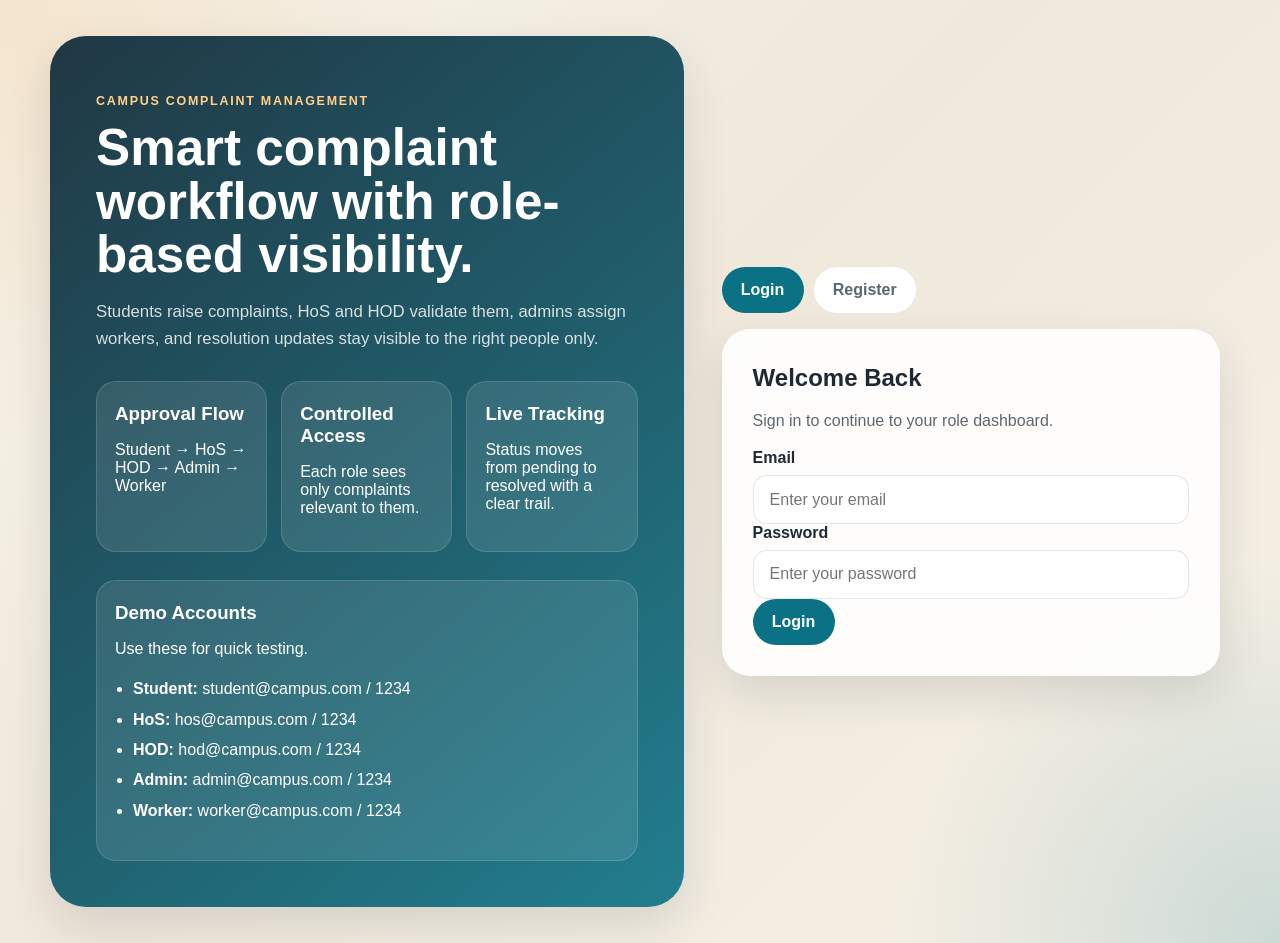
<file: index.html>
<!DOCTYPE html>
<html lang="en">
<head>
  <meta charset="UTF-8">
  <meta name="viewport" content="width=device-width, initial-scale=1.0">
  <title>Campus Complaint Management</title>
  <link rel="stylesheet" href="style.css">
</head>
<body data-page="auth">
  <div class="auth-shell">
    <section class="hero-panel">
      <p class="eyebrow">Campus Complaint Management</p>
      <h1>Smart complaint workflow with role-based visibility.</h1>
      <p class="hero-copy">
        Students raise complaints, HoS and HOD validate them, admins assign workers,
        and resolution updates stay visible to the right people only.
      </p>

      <div class="feature-grid">
        <article class="feature-card">
          <h3>Approval Flow</h3>
          <p>Student → HoS → HOD → Admin → Worker</p>
        </article>
        <article class="feature-card">
          <h3>Controlled Access</h3>
          <p>Each role sees only complaints relevant to them.</p>
        </article>
        <article class="feature-card">
          <h3>Live Tracking</h3>
          <p>Status moves from pending to resolved with a clear trail.</p>
        </article>
      </div>

      <div class="demo-box">
        <h3>Demo Accounts</h3>
        <p>Use these for quick testing.</p>
        <ul class="demo-list">
          <li><b>Student:</b> student@campus.com / 1234</li>
          <li><b>HoS:</b> hos@campus.com / 1234</li>
          <li><b>HOD:</b> hod@campus.com / 1234</li>
          <li><b>Admin:</b> admin@campus.com / 1234</li>
          <li><b>Worker:</b> worker@campus.com / 1234</li>
        </ul>
      </div>
    </section>

    <section class="auth-panel">
      <div class="panel-tabs">
        <button class="tab-button active" id="loginTab" onclick="showAuthTab('login')">Login</button>
        <button class="tab-button" id="registerTab" onclick="showAuthTab('register')">Register</button>
      </div>

      <form id="loginForm" class="auth-form card" onsubmit="login(event)">
        <h2>Welcome Back</h2>
        <p class="section-copy">Sign in to continue to your role dashboard.</p>

        <label class="field">
          <span>Email</span>
          <input id="loginEmail" type="email" placeholder="Enter your email" required>
        </label>

        <label class="field">
          <span>Password</span>
          <input id="loginPass" type="password" placeholder="Enter your password" required>
        </label>

        <button class="primary-btn" type="submit">Login</button>
      </form>

      <form id="registerForm" class="auth-form card hidden" onsubmit="register(event)">
        <h2>Create Account</h2>
        <p class="section-copy">Role-specific fields appear automatically.</p>

        <div class="form-grid">
          <label class="field">
            <span>Name</span>
            <input id="rname" type="text" placeholder="Full name" required>
          </label>

          <label class="field">
            <span>Email</span>
            <input id="remail" type="email" placeholder="name@campus.com" required>
          </label>

          <label class="field">
            <span>Password</span>
            <input id="rpass" type="password" placeholder="Create password" required>
          </label>

          <label class="field">
            <span>Role</span>
            <select id="role" onchange="toggleRegistrationFields()" required>
              <option value="student">Student</option>
              <option value="hos">HoS</option>
              <option value="hod">HOD</option>
              <option value="admin">Admin</option>
              <option value="worker">Worker</option>
            </select>
          </label>

          <label class="field role-field" data-roles="student,hos,hod">
            <span>Department</span>
            <select id="dept">
              <option value="">Select department</option>
              <option value="CSE">CSE</option>
              <option value="ECE">ECE</option>
              <option value="EEE">EEE</option>
              <option value="MECH">MECH</option>
              <option value="CIVIL">CIVIL</option>
            </select>
          </label>

          <label class="field role-field" data-roles="student,hos">
            <span>Class / Section</span>
            <select id="class">
              <option value="">Select class</option>
              <option value="A">A</option>
              <option value="B">B</option>
              <option value="C">C</option>
            </select>
          </label>

          <label class="field role-field" data-roles="student,hos">
            <span>Year</span>
            <select id="year">
              <option value="">Select year</option>
              <option value="1">1st Year</option>
              <option value="2">2nd Year</option>
              <option value="3">3rd Year</option>
              <option value="4">4th Year</option>
            </select>
          </label>

          <label class="field role-field hidden" data-roles="worker">
            <span>Worker Type</span>
            <select id="workerType">
              <option value="">Select worker type</option>
              <option value="Electrician">Electrician</option>
              <option value="Plumber">Plumber</option>
              <option value="Lab Assistant">Lab Assistant</option>
              <option value="IT Support">IT Support</option>
              <option value="Maintenance">Maintenance</option>
            </select>
          </label>
        </div>

        <button class="primary-btn" type="submit">Register</button>
      </form>
    </section>
  </div>

  <script src="script.js"></script>
</body>
</html>
</file>
<file: style.css>
:root{
  --bg:#f3efe5;
  --bg-strong:#e7decf;
  --surface:rgba(255,255,255,.88);
  --surface-solid:#fffdf8;
  --surface-deep:#17313e;
  --text:#1f2933;
  --muted:#5c6770;
  --primary:#0b7285;
  --primary-dark:#095a69;
  --accent:#d97706;
  --success:#1f8a4c;
  --danger:#c2410c;
  --warning:#b45309;
  --border:rgba(23,49,62,.12);
  --shadow:0 18px 45px rgba(26,35,47,.12);
  --radius-lg:28px;
  --radius-md:18px;
  --radius-sm:12px;
}

*{box-sizing:border-box}

body{
  margin:0;
  min-height:100vh;
  font-family:"Segoe UI",Tahoma,Geneva,Verdana,sans-serif;
  color:var(--text);
  background:
    radial-gradient(circle at top left, rgba(217,119,6,.12), transparent 28%),
    radial-gradient(circle at bottom right, rgba(11,114,133,.18), transparent 24%),
    linear-gradient(135deg,#f8f4ea 0%,#efe8db 45%,#f6f1e7 100%);
}

button,input,select,textarea{font:inherit}

button{cursor:pointer;border:none;transition:.18s ease}
button:hover{transform:translateY(-1px)}

input,select,textarea{
  width:100%;
  border:1px solid var(--border);
  border-radius:14px;
  background:#fff;
  padding:.9rem 1rem;
  color:var(--text);
  outline:none;
}
input:focus,select:focus,textarea:focus{
  border-color:rgba(11,114,133,.48);
  box-shadow:0 0 0 4px rgba(11,114,133,.1);
}

.hidden{display:none!important}

.card{
  background:var(--surface);
  border:1px solid rgba(255,255,255,.55);
  border-radius:var(--radius-lg);
  box-shadow:var(--shadow);
}

.auth-shell{
  width:min(1180px,94vw);
  min-height:100vh;
  margin:auto;
  display:grid;
  grid-template-columns:1.1fr .9fr;
  gap:28px;
  align-items:center;
  padding:36px 0;
}

.hero-panel{
  min-height:720px;
  padding:46px;
  border-radius:36px;
  background:linear-gradient(140deg,rgba(23,49,62,.96),rgba(11,114,133,.9));
  color:#fff;
  box-shadow:var(--shadow);
}
.eyebrow{text-transform:uppercase;letter-spacing:.14em;font-size:.78rem;color:var(--accent);font-weight:700}
.hero-panel .eyebrow{color:#ffd18a}
h1{font-size:clamp(2rem,4vw,4rem);line-height:1.05;margin:.2rem 0 1rem}
h2,h3{margin:.2rem 0 .7rem}
.hero-copy,.section-copy{color:var(--muted);line-height:1.6}
.hero-panel .hero-copy{color:rgba(255,255,255,.82);font-size:1.05rem}

.feature-grid{display:grid;grid-template-columns:repeat(3,1fr);gap:14px;margin:28px 0}
.feature-card,.demo-box{
  background:rgba(255,255,255,.1);
  border:1px solid rgba(255,255,255,.14);
  border-radius:20px;
  padding:18px;
}
.demo-list{line-height:1.9;padding-left:18px}

.auth-panel{padding:10px}
.panel-tabs{display:flex;gap:10px;margin-bottom:16px}
.tab-button,.ghost-btn,.primary-btn{
  border-radius:999px;
  padding:.9rem 1.2rem;
  font-weight:700;
}
.tab-button{background:#fff;color:var(--muted)}
.tab-button.active,.primary-btn{background:var(--primary);color:#fff}
.primary-btn:hover{background:var(--primary-dark)}
.ghost-btn{background:#fff;color:var(--primary);border:1px solid var(--border)}

.auth-form,.form-card{padding:30px}
.form-grid{display:grid;grid-template-columns:repeat(2,1fr);gap:18px}
.field{display:flex;flex-direction:column;gap:8px}
.field span{font-weight:700}
.field-span-2{grid-column:1/-1}

.dashboard-shell,.form-shell{width:min(1180px,94vw);margin:auto;padding:32px 0}
.topbar{display:flex;justify-content:space-between;gap:20px;align-items:center;padding:28px;margin-bottom:22px}
.topbar-actions{display:flex;gap:12px;flex-wrap:wrap}

.stats-grid{display:grid;grid-template-columns:repeat(4,1fr);gap:16px;margin-bottom:22px}
.stat-card{padding:22px}
.stat-card b{font-size:2rem;color:var(--primary)}

.dashboard-section{padding:26px;margin-bottom:22px}
.section-header{display:flex;justify-content:space-between;gap:20px;align-items:flex-start;margin-bottom:18px}
.chip{display:inline-flex;align-items:center;border-radius:999px;background:#fff;padding:.55rem .9rem;color:var(--muted);font-weight:700}

.complaint-list{display:grid;gap:14px}
.complaint-item{
  background:var(--surface-solid);
  border:1px solid var(--border);
  border-radius:20px;
  padding:18px;
}
.complaint-meta{display:flex;gap:10px;flex-wrap:wrap;margin:.8rem 0}
.badge{border-radius:999px;padding:.35rem .7rem;font-size:.82rem;font-weight:800;background:#eef2f3}
.badge.pending{color:var(--warning)}
.badge.approved,.badge.resolved{color:var(--success)}
.badge.rejected{color:var(--danger)}
.action-row{display:flex;gap:10px;flex-wrap:wrap;margin-top:14px}

.empty-state{text-align:center;background:#fff;border-radius:18px;padding:36px;color:var(--muted)}
.info-banner{background:#fff7ed;border:1px solid rgba(217,119,6,.24);border-radius:16px;padding:14px}
.user-directory{display:grid;grid-template-columns:repeat(auto-fit,minmax(220px,1fr));gap:12px}
.user-card{background:#fff;border:1px solid var(--border);border-radius:16px;padding:14px}

@media(max-width:850px){
  .auth-shell{grid-template-columns:1fr}
  .hero-panel{min-height:auto}
  .feature-grid,.stats-grid,.form-grid{grid-template-columns:1fr}
  .field-span-2{grid-column:auto}
  .topbar,.section-header{flex-direction:column}
}
</file>
